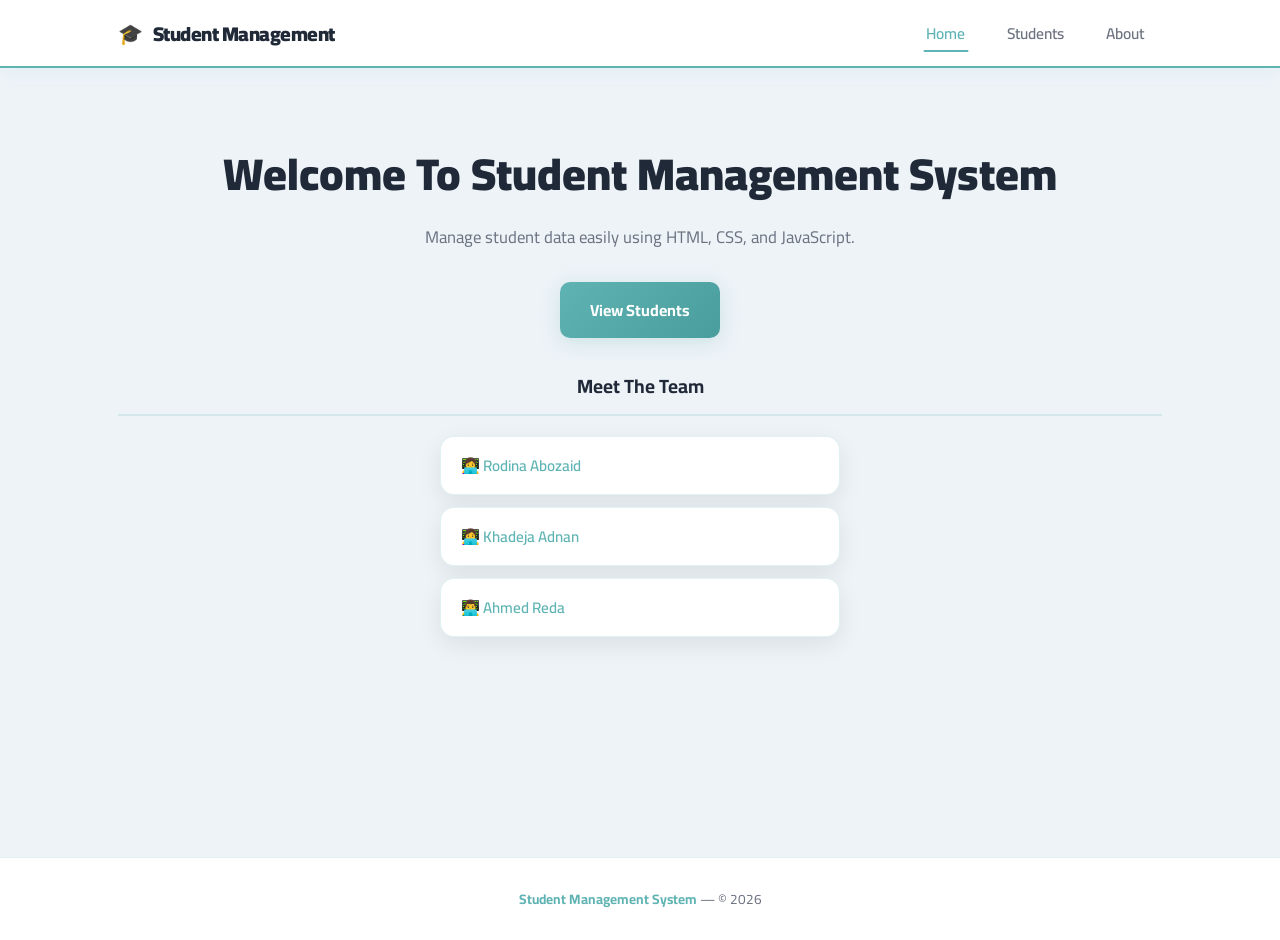
<file: index.html>
<!DOCTYPE html>
<html lang="en">
<head>
    <meta charset="UTF-8">
    <meta name="viewport" content="width=device-width, initial-scale=1.0">
    <title>Home</title>
    <link rel="stylesheet" href="style.css">
    <link href="https://fonts.googleapis.com/css2?family=Cairo:wght@400;600;700;900&display=swap" rel="stylesheet">
</head>
<body>

    <nav>
        <div class="nav-inner">
            <a class="nav-logo" href="index.html">
                🎓 <span>Student Management</span>
            </a>
            <div class="nav-links">
                <a href="index.html" class="active">Home</a>
                <a href="students.html">Students</a>
                <a href="about.html">About</a>
            </div>
        </div>
    </nav>

    <div class="home">
        <h2>Welcome To Student Management System</h2>
        <p>Manage student data easily using HTML, CSS, and JavaScript.</p>
        <a href="students.html">
            <button>View Students</button>
        </a>

        <h3>Meet The Team</h3>
        <ul>
            <li>👩‍💻 <a href="mailto:rodinaabozaid118@gmail.com">Rodina Abozaid</a></li>
            <li>👩‍💻 <a href="mailto:Ahmedkhadega979@gmail.com">Khadeja Adnan</a></li>
            <li>👨‍💻 <a href="mailto:cyperdelta@gmail.com">Ahmed Reda</a></li>
        </ul>
    </div>


    <footer>
        <strong>Student Management System</strong> — &copy; 2026
    </footer>

</body>
</html>
</file>
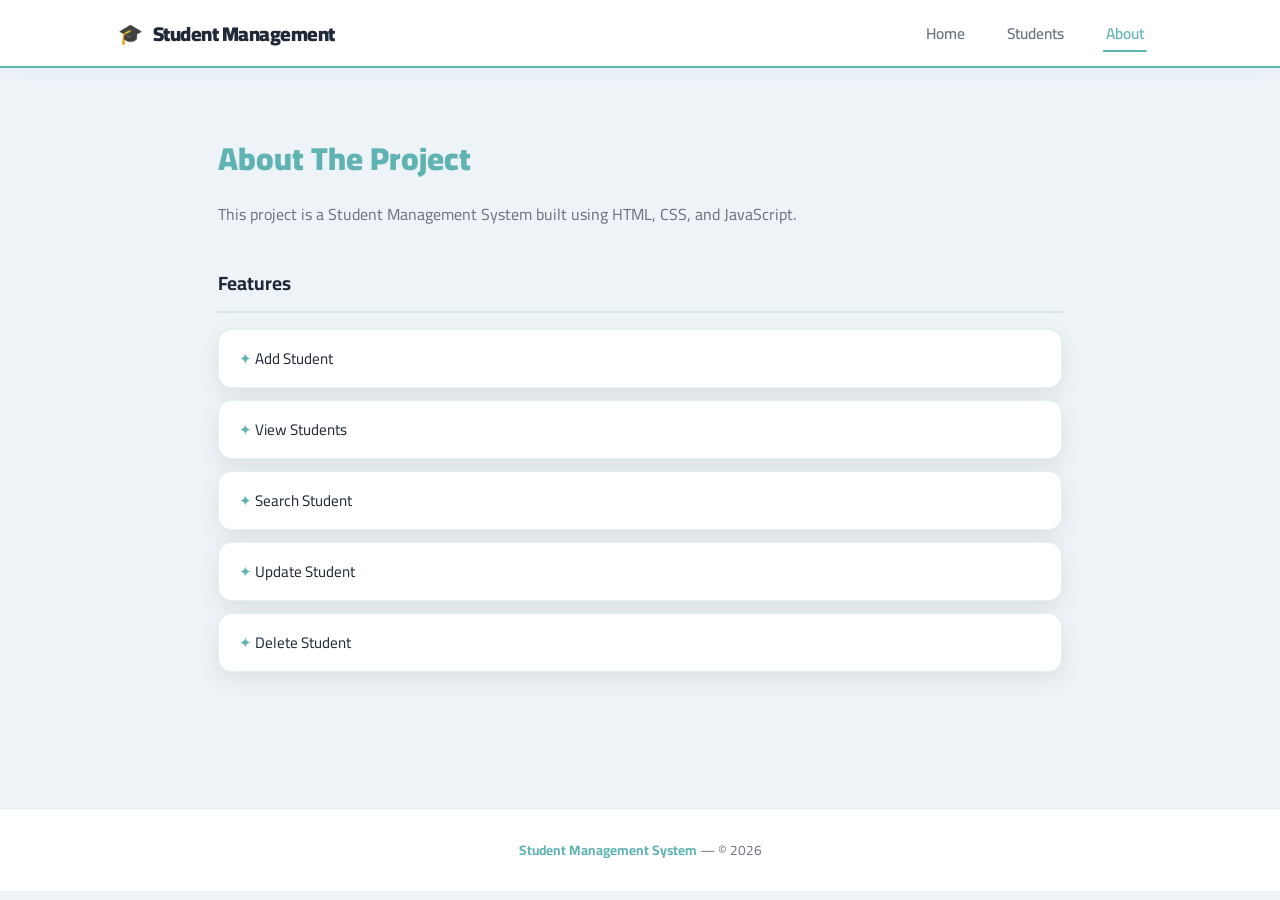
<file: about.html>
<!DOCTYPE html>
<html lang="en">
<head>
    <meta charset="UTF-8">
    <meta name="viewport" content="width=device-width, initial-scale=1.0">
    <title>About</title>
    <link rel="stylesheet" href="style.css">
    <link href="https://fonts.googleapis.com/css2?family=Cairo:wght@400;600;700;900&display=swap" rel="stylesheet">
</head>
<body>

    <nav>
        <div class="nav-inner">
            <a class="nav-logo" href="index.html">
                🎓 <span>Student Management</span>
            </a>
            <div class="nav-links">
                <a href="index.html">Home</a>
                <a href="students.html">Students</a>
                <a href="about.html" class="active">About</a>
            </div>
        </div>
    </nav>

    <div class="about-page">
        <h2>About The Project</h2>
        <p>
            This project is a Student Management System
            built using HTML, CSS, and JavaScript.
        </p>
        <h3>Features</h3>
        <ul>
            <li>Add Student</li>
            <li>View Students</li>
            <li>Search Student</li>
            <li>Update Student</li>
            <li>Delete Student</li>
        </ul>
    </div>

    <footer>
        <strong>Student Management System</strong> — &copy; 2026
    </footer>

</body>
</html>
</file>
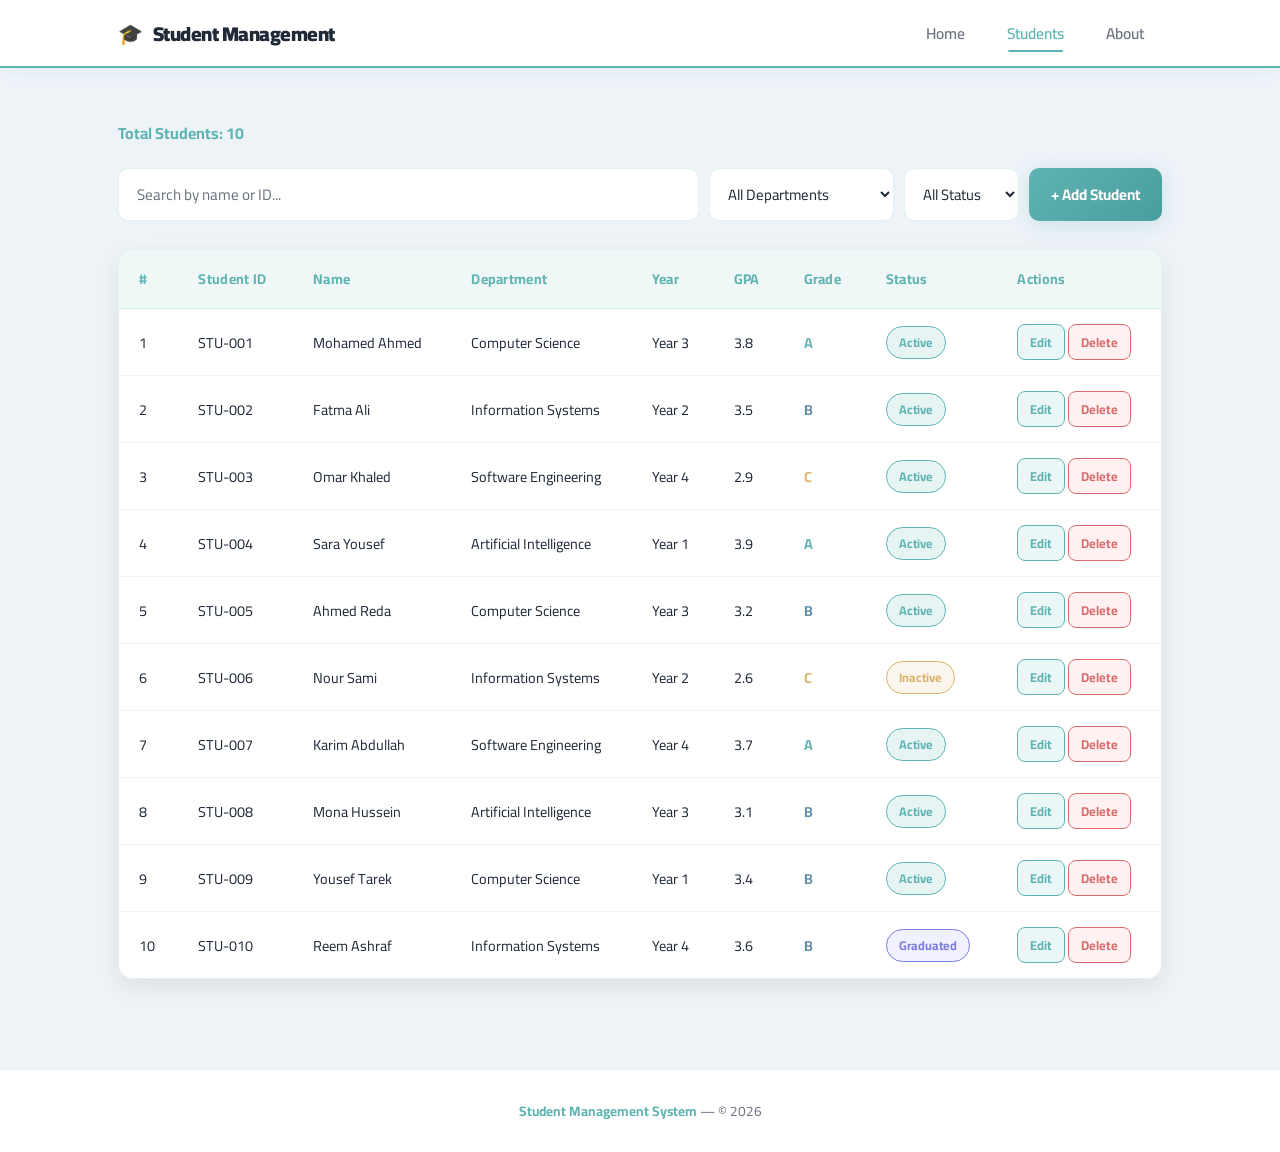
<file: students.html>
<!DOCTYPE html>
<html lang="en">
<head>
    <meta charset="UTF-8">
    <meta name="viewport" content="width=device-width, initial-scale=1.0">
    <title>Students</title>
    <link rel="stylesheet" href="style.css">
    <link href="https://fonts.googleapis.com/css2?family=Cairo:wght@400;600;700;900&display=swap" rel="stylesheet">
</head>
<body>

    <nav>
        <div class="nav-inner">
            <a class="nav-logo" href="index.html">
                🎓 <span>Student Management</span>
            </a>
            <div class="nav-links">
                <a href="index.html">Home</a>
                <a href="students.html" class="active">Students</a>
                <a href="about.html">About</a>
            </div>
        </div>
    </nav>

    <div class="students-wrap">

        <h3 id="studentsCount"></h3>

        <div class="search-bar">
            <input
                type="text"
                id="searchInput"
                placeholder="Search by name or ID..."
                onkeyup="filterStudents()"
            >
            <select id="filterDept" onchange="filterStudents()">
                <option value="">All Departments</option>
                <option value="Computer Science">Computer Science</option>
                <option value="Information Systems">Information Systems</option>
                <option value="Software Engineering">Software Engineering</option>
                <option value="Artificial Intelligence">Artificial Intelligence</option>
            </select>
            <select id="filterStatus" onchange="filterStudents()">
                <option value="">All Status</option>
                <option value="Active">Active</option>
                <option value="Inactive">Inactive</option>
                <option value="Graduated">Graduated</option>
            </select>
            <button class="btn-add" onclick="openModal()">+ Add Student</button>
        </div>

        <div class="table-wrap">
            <table>
                <thead>
                    <tr>
                        <th>#</th>
                        <th>Student ID</th>
                        <th>Name</th>
                        <th>Department</th>
                        <th>Year</th>
                        <th>GPA</th>
                        <th>Grade</th>
                        <th>Status</th>
                        <th>Actions</th>
                    </tr>
                </thead>
                <tbody id="studentsTable"></tbody>
            </table>
        </div>

    </div>

    <!-- Add Modal -->
    <div class="modal-overlay" id="modalOverlay">
        <div class="modal">
            <h3>Add New Student</h3>
            <input type="text" id="addName" placeholder="Full Name" />
            <input type="text" id="addId" placeholder="Student ID" />
            <select id="addDept">
                <option value="">Select Department</option>
                <option value="Computer Science">Computer Science</option>
                <option value="Information Systems">Information Systems</option>
                <option value="Software Engineering">Software Engineering</option>
                <option value="Artificial Intelligence">Artificial Intelligence</option>
            </select>
            <input type="number" id="addYear" placeholder="Year (1-4)" min="1" max="4" />
            <input type="number" id="addGpa" placeholder="GPA (0.0 - 4.0)" step="0.1" min="0" max="4" />
            <select id="addStatus">
                <option value="Active">Active</option>
                <option value="Inactive">Inactive</option>
                <option value="Graduated">Graduated</option>
            </select>
            <div class="modal-btns">
                <button class="btn-confirm" onclick="addStudent()">Add</button>
                <button class="btn-cancel" onclick="closeModal()">Cancel</button>
            </div>
        </div>
    </div>

    <!-- Edit Modal -->
    <div class="modal-overlay" id="editModalOverlay">
        <div class="modal">
            <h3>Update Student</h3>
            <input type="text" id="editName" placeholder="Full Name" />
            <select id="editDept">
                <option value="">Select Department</option>
                <option value="Computer Science">Computer Science</option>
                <option value="Information Systems">Information Systems</option>
                <option value="Software Engineering">Software Engineering</option>
                <option value="Artificial Intelligence">Artificial Intelligence</option>
            </select>
            <input type="number" id="editYear" placeholder="Year (1-4)" min="1" max="4" />
            <input type="number" id="editGpa" placeholder="GPA (0.0 - 4.0)" step="0.1" min="0" max="4" />
            <select id="editStatus">
                <option value="Active">Active</option>
                <option value="Inactive">Inactive</option>
                <option value="Graduated">Graduated</option>
            </select>
            <div class="modal-btns">
                <button class="btn-confirm" onclick="saveEdit()">Save</button>
                <button class="btn-cancel" onclick="closeEditModal()">Cancel</button>
            </div>
        </div>
    </div>

    <footer>
        <strong>Student Management System</strong> — &copy; 2026
    </footer>

    <script src="app.js"></script>
    <script src="search.js"></script>

</body>
</html>
</file>
<file: style.css>
*, *::before, *::after {
  box-sizing: border-box;
  margin: 0;
  padding: 0;
}

:root {
  --navy:   #f4f7fb;
  --navy2:  #ffffff;

  --teal:   #5fb3b3;
  --teal2:  #4a9d9d;

  --gold:   #d8b36a;

  --white:  #1f2937;
  --muted:  #6b7280;

  --card:   #ffffff;

  --border: rgba(95,179,179,.18);

  --radius: 14px;

  --shadow: 0 8px 24px rgba(0,0,0,.08);
}

html {
  scroll-behavior: smooth;
}

body {
  font-family: 'Cairo', sans-serif;
  background: #eef3f8;
  color: var(--white);
  min-height: 100vh;
}

/* ── NAVBAR ── */

nav {
  background: var(--navy2);
  border-bottom: 2px solid var(--teal);
  position: sticky;
  top: 0;
  z-index: 100;
  box-shadow: 0 2px 18px rgba(95,179,179,.08);
}

.nav-inner {
  max-width: 1100px;
  margin: auto;
  display: flex;
  align-items: center;
  justify-content: space-between;
  padding: 0 28px;
  height: 66px;
}

.nav-logo {
  display: flex;
  align-items: center;
  gap: 10px;
  font-size: 1.25rem;
  font-weight: 900;
  color: var(--teal);
  text-decoration: none;
  letter-spacing: -.5px;
}

.nav-logo span {
  color: var(--white);
}

.nav-links {
  display: flex;
  gap: 6px;
}

.nav-links a {
  color: var(--muted);
  font-family: 'Cairo', sans-serif;
  font-size: .97rem;
  font-weight: 600;
  padding: 8px 18px;
  border-radius: 8px;
  text-decoration: none;
  transition: all .22s;
  position: relative;
}

.nav-links a::after {
  content: '';
  position: absolute;
  bottom: 4px;
  left: 50%;
  transform: translateX(-50%) scaleX(0);
  height: 2px;
  width: 60%;
  background: var(--teal);
  border-radius: 2px;
  transition: transform .22s;
}

.nav-links a:hover {
  color: var(--white);
}

.nav-links a:hover::after,
.nav-links a.active::after {
  transform: translateX(-50%) scaleX(1);
}

.nav-links a.active {
  color: var(--teal);
}

/* ── HOME PAGE ── */

.home {
  max-width: 1100px;
  margin: auto;
  padding: 80px 28px 60px;
  min-height: calc(100vh - 66px - 85px);
  display: flex;
  flex-direction: column;
  align-items: center;
  text-align: center;
  gap: 20px;
}

.home h2 {
  font-size: clamp(1.8rem, 4vw, 2.8rem);
  font-weight: 900;
  line-height: 1.2;
}

.home p {
  font-size: 1.05rem;
  color: var(--muted);
  line-height: 1.8;
  max-width: 520px;
}

.home a button {
  background: linear-gradient(135deg, var(--teal), var(--teal2));
  color: #fff;
  border: none;
  cursor: pointer;
  font-family: 'Cairo', sans-serif;
  font-size: 1rem;
  font-weight: 700;
  padding: 13px 30px;
  border-radius: 10px;
  transition: transform .18s, box-shadow .18s;
  box-shadow: 0 4px 20px rgba(95,179,179,.25);
  margin-top: 10px;
}

.home a button:hover {
  transform: translateY(-2px);
  box-shadow: 0 8px 28px rgba(95,179,179,.35);
}

.home h3 {
  font-size: 1.2rem;
  font-weight: 700;
  margin-top: 10px;
  padding-bottom: 10px;
  border-bottom: 2px solid var(--border);
  width: 100%;
  text-align: center;
}

.home ul {
  list-style: none;
  display: flex;
  flex-direction: column;
  gap: 12px;
  width: 100%;
  max-width: 400px;
}

.home ul li {
  background: var(--card);
  border: 1px solid var(--border);
  border-radius: var(--radius);
  padding: 14px 20px;
  font-size: .95rem;
  transition: border-color .2s, transform .2s;
  text-align: left;
  box-shadow: var(--shadow);
}

.home ul li:hover {
  border-color: var(--teal);
  transform: translateX(4px);
}

.home ul li a {
  color: var(--teal);
  text-decoration: none;
  font-weight: 600;
}

.home ul li a:hover {
  text-decoration: underline;
}

/* ── ABOUT PAGE ── */

.about-page {
  max-width: 900px;
  margin: auto;
  padding: 60px 28px;
}

.about-page h2 {
  font-size: 2rem;
  font-weight: 900;
  margin-bottom: 12px;
  color: var(--teal);
}

.about-page p {
  font-size: 1rem;
  color: var(--muted);
  line-height: 1.8;
  margin-bottom: 36px;
}

.about-page h3 {
  font-size: 1.2rem;
  font-weight: 700;
  margin-bottom: 16px;
  padding-bottom: 10px;
  border-bottom: 2px solid var(--border);
}

.about-page ul {
  list-style: none;
  display: flex;
  flex-direction: column;
  gap: 12px;
  margin-bottom: 36px;
}

.about-page ul li {
  background: var(--card);
  border: 1px solid var(--border);
  border-radius: var(--radius);
  padding: 14px 20px;
  font-size: .95rem;
  transition: border-color .2s, transform .2s;
  box-shadow: var(--shadow);
}

.about-page ul li:hover {
  border-color: var(--teal);
  transform: translateX(4px);
}

.about-page ul li::before {
  content: '✦ ';
  color: var(--teal);
}

/* ── STUDENTS PAGE ── */

.students-wrap {
  max-width: 1100px;
  margin: auto;
  padding: 50px 28px;
}

#studentsCount {
  font-size: 1rem;
  color: var(--teal);
  margin-bottom: 20px;
  font-weight: 700;
}

.search-bar {
  display: flex;
  gap: 10px;
  margin-bottom: 28px;
  flex-wrap: wrap;
}

.search-bar input {
  flex: 1 1 220px;
  background: var(--card);
  border: 1.5px solid var(--border);
  color: var(--white);
  font-family: 'Cairo', sans-serif;
  font-size: .95rem;
  padding: 11px 18px;
  border-radius: 10px;
  outline: none;
  transition: border-color .2s;
}

.search-bar input::placeholder {
  color: var(--muted);
}

.search-bar input:focus {
  border-color: var(--teal);
}

.search-bar select {
  background: var(--card);
  border: 1.5px solid var(--border);
  color: var(--white);
  font-family: 'Cairo', sans-serif;
  font-size: .93rem;
  padding: 11px 14px;
  border-radius: 10px;
  outline: none;
  cursor: pointer;
}

.table-wrap {
  background: var(--card);
  border: 1px solid var(--border);
  border-radius: var(--radius);
  overflow: auto;
  box-shadow: var(--shadow);
}

table {
  width: 100%;
  border-collapse: collapse;
}

thead {
  background: rgba(95,179,179,.10);
}

th {
  padding: 16px 20px;
  font-size: .88rem;
  font-weight: 700;
  color: var(--teal);
  text-align: left;
  letter-spacing: .3px;
  white-space: nowrap;
  border-bottom: 1px solid var(--border);
}

td {
  padding: 15px 20px;
  font-size: .9rem;
  color: var(--white);
  border-bottom: 1px solid rgba(0,0,0,.05);
  white-space: nowrap;
}

tr:last-child td {
  border-bottom: none;
}

tbody tr {
  transition: background .18s;
  animation: fadeUp .35s ease both;
}

tbody tr:hover {
  background: rgba(95,179,179,.06);
}

/* ── BADGES ── */

.badge {
  display: inline-block;
  padding: 4px 12px;
  border-radius: 50px;
  font-size: .78rem;
  font-weight: 700;
}

.badge-active {
  background: rgba(95,179,179,.15);
  color: var(--teal);
  border: 1px solid var(--teal);
}

.badge-inactive {
  background: rgba(216,179,106,.12);
  color: var(--gold);
  border: 1px solid var(--gold);
}

.badge-grad {
  background: rgba(130,130,255,.12);
  color: #7b7be0;
  border: 1px solid #7b7be0;
}

/* ── GRADES ── */

.grade-a {
  color: var(--teal);
  font-weight: 700;
}

.grade-b {
  color: #5f8ea8;
  font-weight: 700;
}

.grade-c {
  color: var(--gold);
  font-weight: 700;
}

.grade-d {
  color: #d9826b;
  font-weight: 700;
}

/* ── ADD BUTTON ── */

.btn-add {
  background: linear-gradient(135deg, var(--teal), var(--teal2));
  color: #fff;
  border: none;
  cursor: pointer;
  font-family: 'Cairo', sans-serif;
  font-size: .95rem;
  font-weight: 700;
  padding: 11px 22px;
  border-radius: 10px;
  transition: transform .18s, box-shadow .18s;
  box-shadow: 0 4px 20px rgba(95,179,179,.25);
  white-space: nowrap;
}

.btn-add:hover {
  transform: translateY(-2px);
  box-shadow: 0 8px 28px rgba(95,179,179,.35);
}

/* ── MODAL ── */

.modal-overlay {
  display: none;
  position: fixed;
  inset: 0;
  background: rgba(0,0,0,.35);
  backdrop-filter: blur(4px);
  z-index: 200;
  align-items: center;
  justify-content: center;
}

.modal-overlay.open {
  display: flex;
}

.modal {
  background: var(--card);
  border: 1px solid var(--border);
  border-radius: var(--radius);
  padding: 36px;
  width: 100%;
  max-width: 440px;
  display: flex;
  flex-direction: column;
  gap: 12px;
  animation: fadeUp .25s ease;
  box-shadow: var(--shadow);
}

.modal h3 {
  font-size: 1.2rem;
  font-weight: 900;
  color: var(--teal);
  margin-bottom: 4px;
}

.modal input,
.modal select {
  background: #f8fafc;
  border: 1.5px solid var(--border);
  color: var(--white);
  font-family: 'Cairo', sans-serif;
  font-size: .93rem;
  padding: 11px 14px;
  border-radius: 10px;
  outline: none;
  transition: border-color .2s;
  width: 100%;
}

.modal input:focus,
.modal select:focus {
  border-color: var(--teal);
}

.modal input::placeholder {
  color: var(--muted);
}

.modal-btns {
  display: flex;
  gap: 10px;
  margin-top: 4px;
}

.btn-confirm {
  flex: 1;
  background: linear-gradient(135deg, var(--teal), var(--teal2));
  color: #fff;
  border: none;
  cursor: pointer;
  font-family: 'Cairo', sans-serif;
  font-size: .95rem;
  font-weight: 700;
  padding: 11px;
  border-radius: 10px;
  transition: transform .18s;
}

.btn-confirm:hover {
  transform: translateY(-1px);
}

.btn-cancel {
  flex: 1;
  background: transparent;
  color: var(--muted);
  border: 1.5px solid var(--border);
  cursor: pointer;
  font-family: 'Cairo', sans-serif;
  font-size: .95rem;
  font-weight: 700;
  padding: 11px;
  border-radius: 10px;
  transition: border-color .18s, color .18s;
}

.btn-cancel:hover {
  border-color: var(--teal);
  color: var(--white);
}

/* ── ACTION BUTTONS ── */

.btn-edit {
  background: rgba(95,179,179,.12);
  color: var(--teal);
  border: 1px solid var(--teal);
  cursor: pointer;
  font-family: 'Cairo', sans-serif;
  font-size: .8rem;
  font-weight: 700;
  padding: 5px 12px;
  border-radius: 8px;
  transition: background .18s;
}

.btn-edit:hover {
  background: rgba(95,179,179,.22);
}

.btn-delete {
  background: rgba(255,80,80,.08);
  color: #d96b6b;
  border: 1px solid #d96b6b;
  cursor: pointer;
  font-family: 'Cairo', sans-serif;
  font-size: .8rem;
  font-weight: 700;
  padding: 5px 12px;
  border-radius: 8px;
  transition: background .18s;
}

.btn-delete:hover {
  background: rgba(255,80,80,.18);
}

/* ── FOOTER ── */

footer {
  background: var(--navy2);
  border-top: 1px solid var(--border);
  text-align: center;
  padding: 28px 20px;
  font-size: .85rem;
  color: var(--muted);
  margin-top: 40px;
}

footer strong {
  color: var(--teal);
}

/* ── ANIMATION ── */

@keyframes fadeUp {
  from {
    opacity: 0;
    transform: translateY(20px);
  }

  to {
    opacity: 1;
    transform: translateY(0);
  }
}

/* ── RESPONSIVE ── */

@media (max-width: 640px) {

  .home {
    padding: 50px 18px 40px;
  }

  .students-wrap,
  .about-page {
    padding: 36px 18px;
  }

  .nav-inner {
    padding: 0 18px;
  }

  th,
  td {
    padding: 12px 14px;
  }

  .search-bar {
    flex-direction: column;
  }
}
</file>
